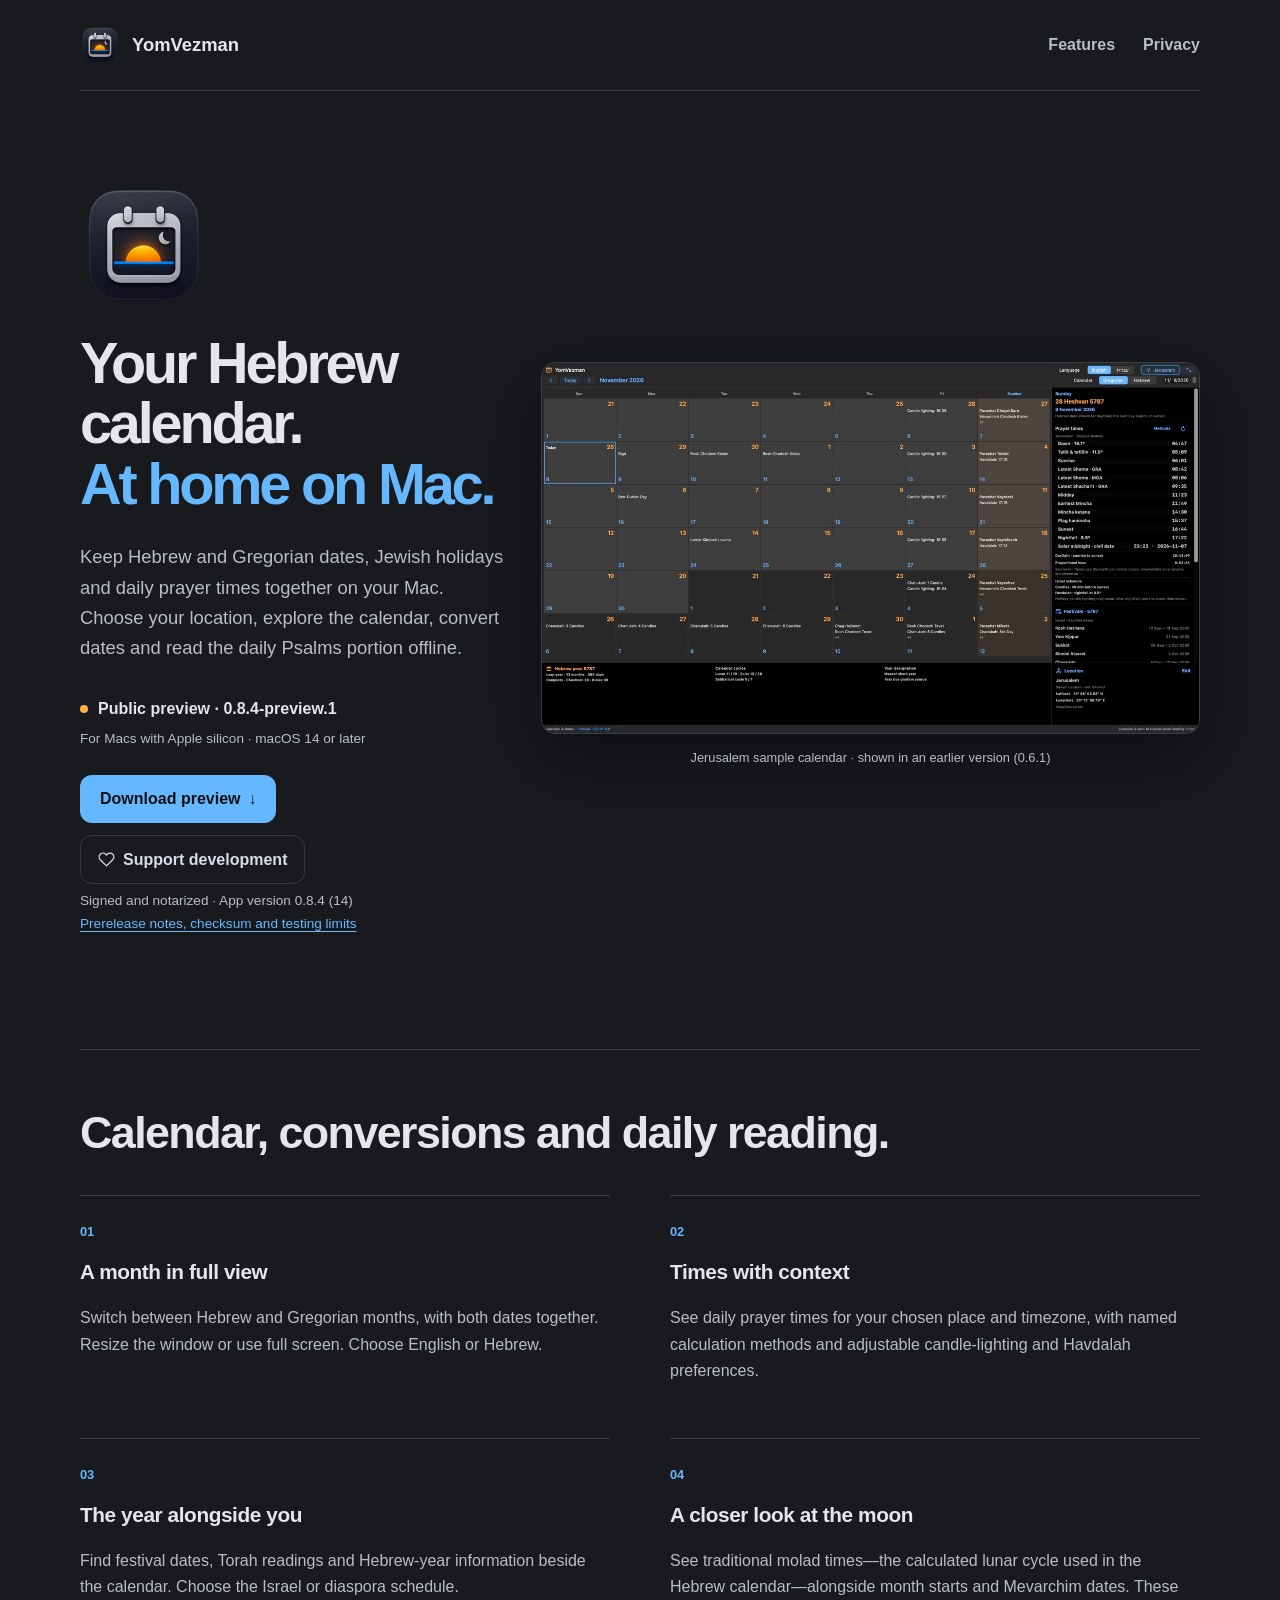
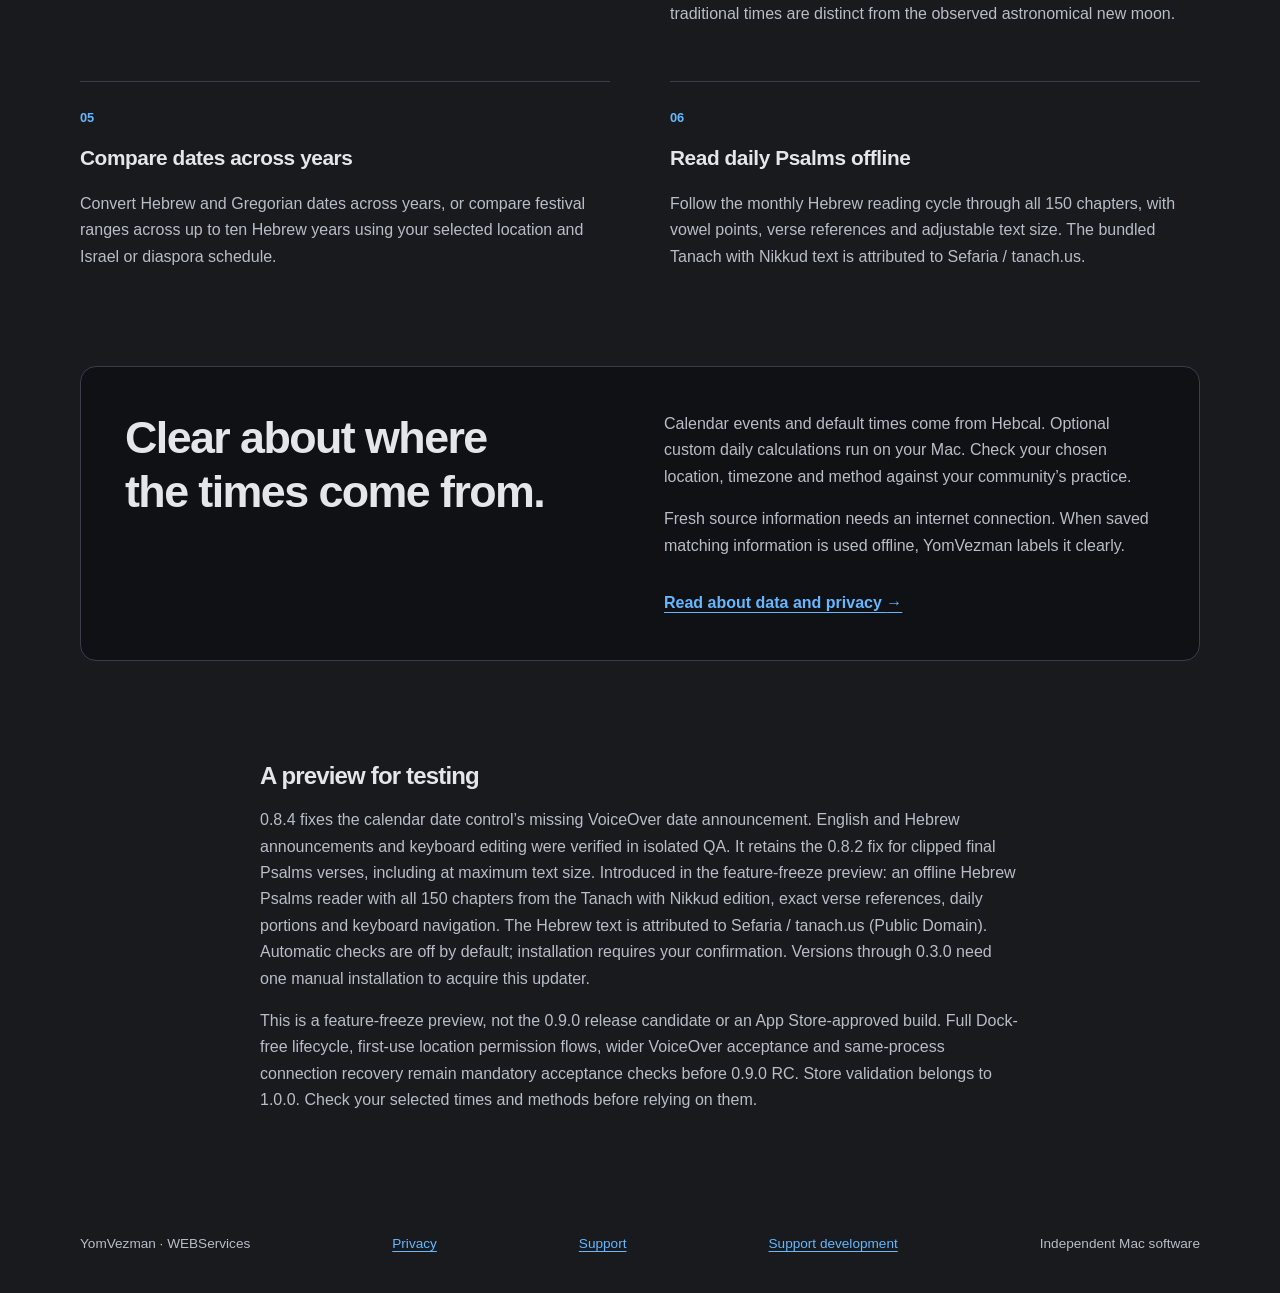
<file: index.html>
<!doctype html>
<html lang="en">
<head>
  <meta charset="utf-8">
  <meta name="viewport" content="width=device-width, initial-scale=1">
  <meta name="description" content="YomVezman brings Hebrew dates, festivals and daily prayer times together in a spacious native Mac calendar.">
  <meta name="theme-color" content="#181a1e">
  <title>YomVezman — Hebrew calendar for Mac</title>
  <link rel="icon" type="image/png" href="assets/app-icon-256.png">
  <link rel="stylesheet" href="styles.css?v=0.9.69">
</head>
<body>
  <a class="skip" href="#main">Skip to content</a>
  <header class="site-header wrap">
    <a class="brand" href="./" aria-label="YomVezman home"><img src="assets/app-icon-256.png" alt="" width="40" height="40">YomVezman</a>
    <nav aria-label="Main navigation"><a href="#features">Features</a><a href="privacy.html">Privacy</a></nav>
  </header>
  <main id="main">
    <section class="hero wrap" aria-labelledby="hero-title">
      <div class="hero-copy">
        <img class="hero-icon" src="assets/app-icon-256.png" alt="YomVezman app icon" width="128" height="128">
        <h1 id="hero-title">Your Hebrew calendar.<br><span>At home on Mac.</span></h1>
        <p class="intro">Keep Hebrew and Gregorian dates, Jewish holidays and daily prayer times together on your Mac. Choose your location, explore the calendar, convert dates and read the daily Psalms portion offline.</p>
        <div class="release-status"><span class="status-dot" aria-hidden="true"></span>Public preview · 0.8.4-preview.1</div>
        <p class="small">For Macs with Apple silicon · macOS 14 or later</p>
        <div class="hero-actions">
          <a class="download-button" href="https://github.com/WEBServices-ORG/yomvezman-releases/releases/download/v0.8.4-preview.1/YomVezman-0.8.4-14-arm64.dmg">Download preview <span aria-hidden="true">↓</span></a>
          <a class="support-button" href="https://www.paypal.com/ncp/payment/VRVYW4BB3CH3L" target="_blank" rel="noopener noreferrer"><svg viewBox="0 0 24 24" fill="none" aria-hidden="true"><path d="M20.8 4.6a5.5 5.5 0 0 0-7.8 0L12 5.6l-1-1a5.5 5.5 0 0 0-7.8 7.8l1 1L12 21l7.8-7.6 1-1a5.5 5.5 0 0 0 0-7.8Z" stroke="currentColor" stroke-width="1.8" stroke-linecap="round" stroke-linejoin="round"/></svg>Support development</a>
        </div>
        <p class="small">Signed and notarized · App version 0.8.4 (14)<br><a href="https://github.com/WEBServices-ORG/yomvezman-releases/releases/tag/v0.8.4-preview.1">Prerelease notes, checksum and testing limits</a></p>
      </div>
      <figure class="hero-art">
        <div class="product-screenshot">
          <img src="assets/yomvezman-0.6.1-calendar-720p.jpg" alt="YomVezman full-screen calendar showing November 2026, Hebrew dates, Jerusalem prayer times and aligned year and location panels." width="1280" height="720" fetchpriority="high">
        </div>
        <figcaption class="screenshot-caption">Jerusalem sample calendar · shown in an earlier version (0.6.1)</figcaption>
      </figure>
    </section>
    <section class="feature-section wrap" id="features" aria-labelledby="features-title">
      <h2 id="features-title">Calendar, conversions and daily reading.</h2>
      <div class="features">
        <article><span class="number">01</span><h3>A month in full view</h3><p>Switch between Hebrew and Gregorian months, with both dates together. Resize the window or use full screen. Choose English or Hebrew.</p></article>
        <article><span class="number">02</span><h3>Times with context</h3><p>See daily prayer times for your chosen place and timezone, with named calculation methods and adjustable candle-lighting and Havdalah preferences.</p></article>
        <article><span class="number">03</span><h3>The year alongside you</h3><p>Find festival dates, Torah readings and Hebrew-year information beside the calendar. Choose the Israel or diaspora schedule.</p></article>
        <article><span class="number">04</span><h3>A closer look at the moon</h3><p>See traditional molad times—the calculated lunar cycle used in the Hebrew calendar—alongside month starts and Mevarchim dates. These traditional times are distinct from the observed astronomical new moon.</p></article>
        <article><span class="number">05</span><h3>Compare dates across years</h3><p>Convert Hebrew and Gregorian dates across years, or compare festival ranges across up to ten Hebrew years using your selected location and Israel or diaspora schedule.</p></article>
        <article><span class="number">06</span><h3>Read daily Psalms offline</h3><p>Follow the monthly Hebrew reading cycle through all 150 chapters, with vowel points, verse references and adjustable text size. The bundled Tanach with Nikkud text is attributed to Sefaria / tanach.us.</p></article>
      </div>
    </section>
    <section class="quiet-panel wrap" aria-labelledby="place-title">
      <div><h2 id="place-title">Clear about where<br>the times come from.</h2></div>
      <div><p>Calendar events and default times come from Hebcal. Optional custom daily calculations run on your Mac. Check your chosen location, timezone and method against your community’s practice.</p><p>Fresh source information needs an internet connection. When saved matching information is used offline, YomVezman labels it clearly.</p><a class="text-link" href="privacy.html">Read about data and privacy <span aria-hidden="true">→</span></a></div>
    </section>
    <section class="wrap prose" aria-labelledby="preview-title"><h2 id="preview-title">A preview for testing</h2><p>0.8.4 fixes the calendar date control’s missing VoiceOver date announcement. English and Hebrew announcements and keyboard editing were verified in isolated QA. It retains the 0.8.2 fix for clipped final Psalms verses, including at maximum text size. Introduced in the feature-freeze preview: an offline Hebrew Psalms reader with all 150 chapters from the Tanach with Nikkud edition, exact verse references, daily portions and keyboard navigation. The Hebrew text is attributed to Sefaria / tanach.us (Public Domain). Automatic checks are off by default; installation requires your confirmation. Versions through 0.3.0 need one manual installation to acquire this updater.</p><p>This is a feature-freeze preview, not the 0.9.0 release candidate or an App Store-approved build. Full Dock-free lifecycle, first-use location permission flows, wider VoiceOver acceptance and same-process connection recovery remain mandatory acceptance checks before 0.9.0 RC. Store validation belongs to 1.0.0. Check your selected times and methods before relying on them.</p></section>
  </main>
  <footer class="wrap site-footer"><span>YomVezman · WEBServices</span><a href="privacy.html">Privacy</a><a href="mailto:beacons_mobile_9k@icloud.com">Support</a><a href="https://www.paypal.com/ncp/payment/VRVYW4BB3CH3L" target="_blank" rel="noopener noreferrer">Support development</a><span>Independent Mac software</span></footer>
</body>
</html>
</file>
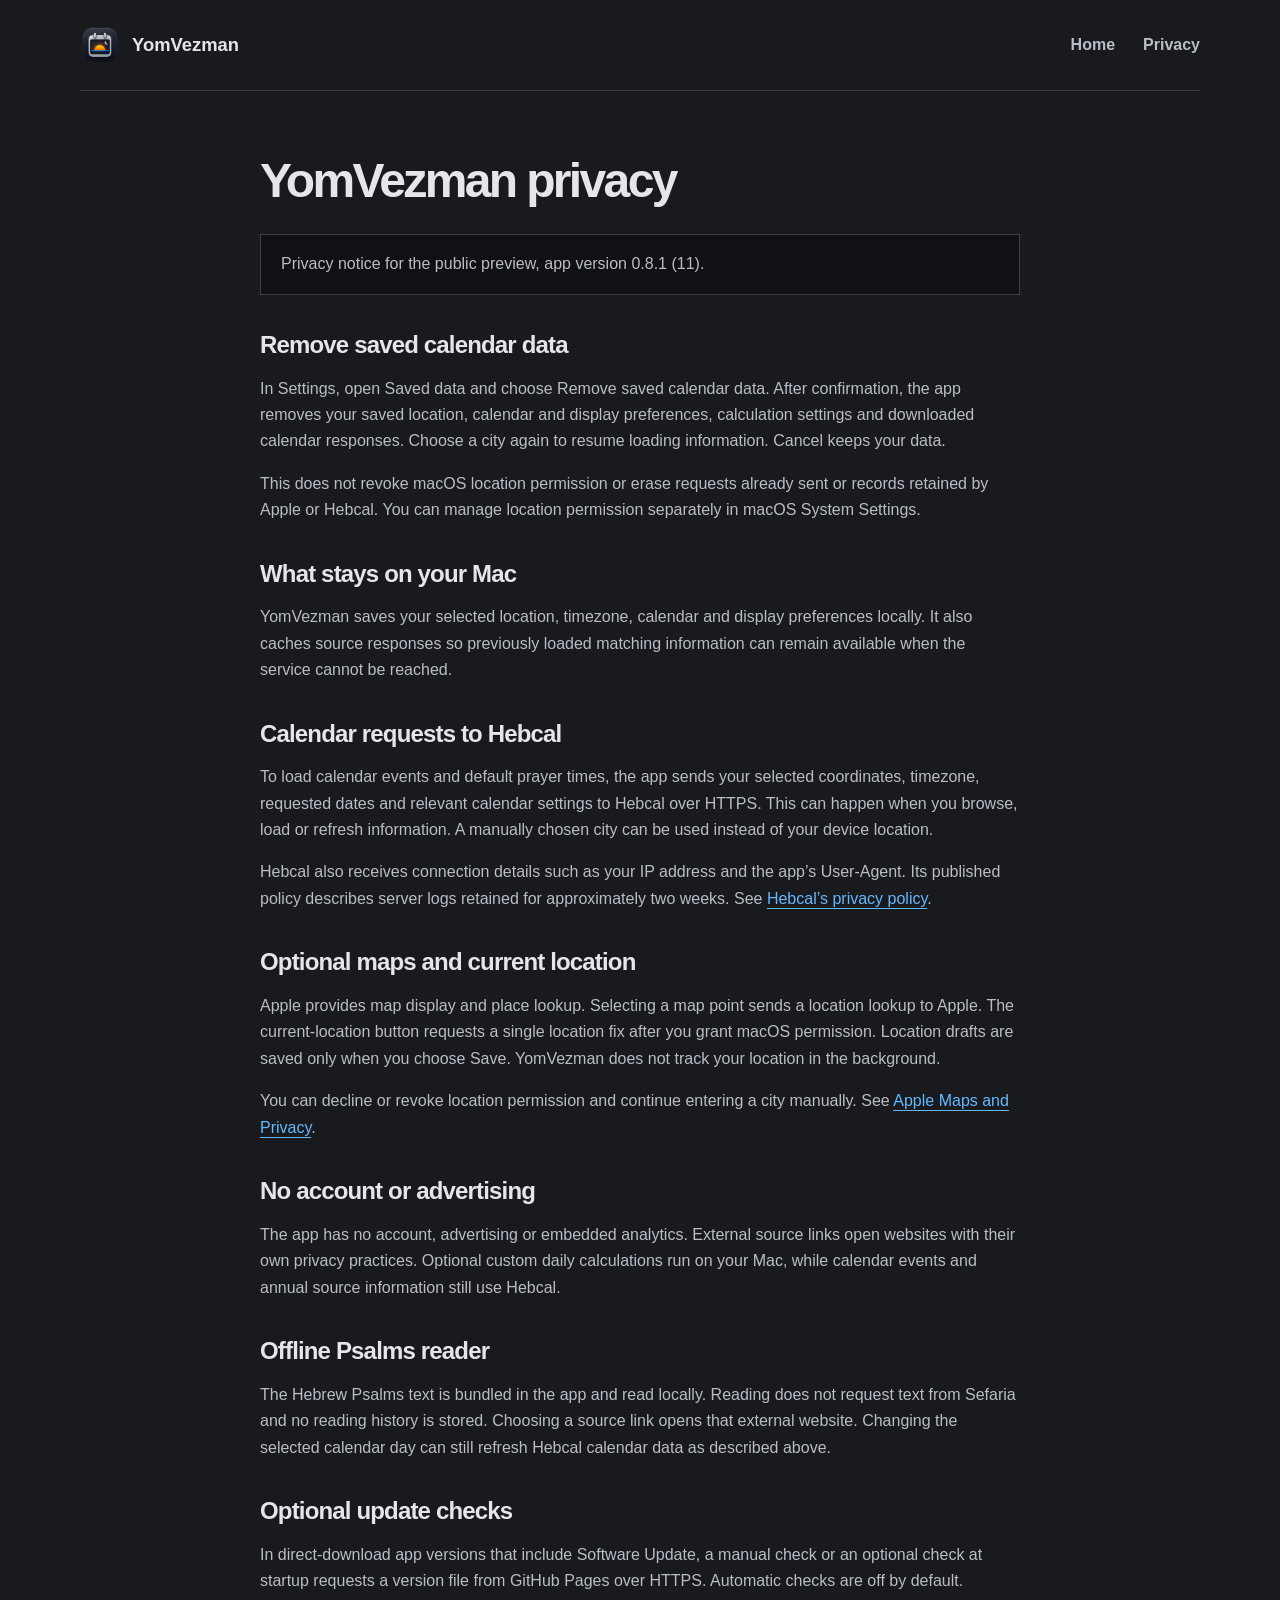
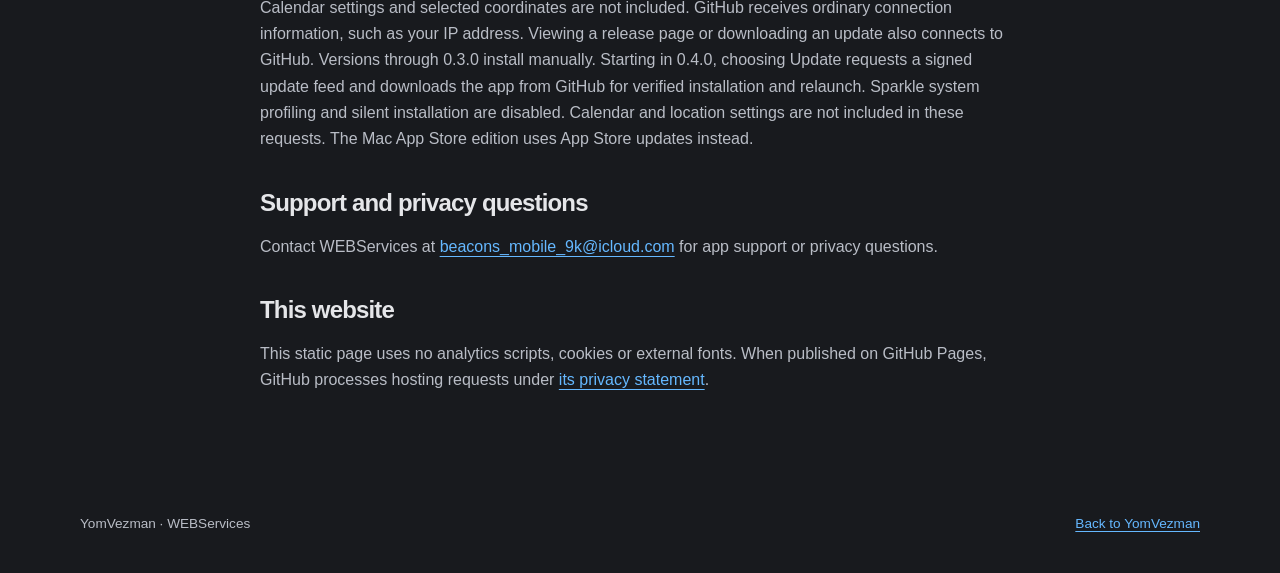
<file: privacy.html>
<!doctype html>
<html lang="en">
<head><meta charset="utf-8"><meta name="viewport" content="width=device-width, initial-scale=1"><meta name="description" content="How YomVezman uses selected locations, calendar preferences and online services."><title>Privacy — YomVezman</title><link rel="icon" type="image/png" href="assets/app-icon-256.png"><link rel="stylesheet" href="styles.css"></head>
<body>
<a class="skip" href="#main">Skip to content</a>
<header class="site-header wrap"><a class="brand" href="./"><img src="assets/app-icon-256.png" alt="" width="40" height="40">YomVezman</a><nav aria-label="Main navigation"><a href="./">Home</a><a href="privacy.html" aria-current="page">Privacy</a></nav></header>
<main id="main" class="wrap prose">
  <h1>YomVezman privacy</h1>
  <p class="notice">Privacy notice for the public preview, app version 0.8.1 (11).</p>
  <h2>Remove saved calendar data</h2><p>In Settings, open Saved data and choose Remove saved calendar data. After confirmation, the app removes your saved location, calendar and display preferences, calculation settings and downloaded calendar responses. Choose a city again to resume loading information. Cancel keeps your data. </p><p>This does not revoke macOS location permission or erase requests already sent or records retained by Apple or Hebcal. You can manage location permission separately in macOS System Settings.</p>
  <h2>What stays on your Mac</h2><p>YomVezman saves your selected location, timezone, calendar and display preferences locally. It also caches source responses so previously loaded matching information can remain available when the service cannot be reached.</p>
  <h2>Calendar requests to Hebcal</h2><p>To load calendar events and default prayer times, the app sends your selected coordinates, timezone, requested dates and relevant calendar settings to Hebcal over HTTPS. This can happen when you browse, load or refresh information. A manually chosen city can be used instead of your device location.</p><p>Hebcal also receives connection details such as your IP address and the app’s User-Agent. Its published policy describes server logs retained for approximately two weeks. See <a href="https://www.hebcal.com/home/privacy-policy">Hebcal’s privacy policy</a>.</p>
  <h2>Optional maps and current location</h2><p>Apple provides map display and place lookup. Selecting a map point sends a location lookup to Apple. The current-location button requests a single location fix after you grant macOS permission. Location drafts are saved only when you choose Save. YomVezman does not track your location in the background.</p><p>You can decline or revoke location permission and continue entering a city manually. See <a href="https://www.apple.com/legal/privacy/data/en/apple-maps/">Apple Maps and Privacy</a>.</p>
  <h2>No account or advertising</h2><p>The app has no account, advertising or embedded analytics. External source links open websites with their own privacy practices. Optional custom daily calculations run on your Mac, while calendar events and annual source information still use Hebcal.</p>
  <h2>Offline Psalms reader</h2><p>The Hebrew Psalms text is bundled in the app and read locally. Reading does not request text from Sefaria and no reading history is stored. Choosing a source link opens that external website. Changing the selected calendar day can still refresh Hebcal calendar data as described above.</p>
  <h2>Optional update checks</h2><p>In direct-download app versions that include Software Update, a manual check or an optional check at startup requests a version file from GitHub Pages over HTTPS. Automatic checks are off by default. Calendar settings and selected coordinates are not included. GitHub receives ordinary connection information, such as your IP address. Viewing a release page or downloading an update also connects to GitHub. Versions through 0.3.0 install manually. Starting in 0.4.0, choosing Update requests a signed update feed and downloads the app from GitHub for verified installation and relaunch. Sparkle system profiling and silent installation are disabled. Calendar and location settings are not included in these requests. The Mac App Store edition uses App Store updates instead.</p>
  <h2>Support and privacy questions</h2><p>Contact WEBServices at <a href="mailto:beacons_mobile_9k@icloud.com">beacons_mobile_9k@icloud.com</a> for app support or privacy questions.</p>
  <h2>This website</h2><p>This static page uses no analytics scripts, cookies or external fonts. When published on GitHub Pages, GitHub processes hosting requests under <a href="https://docs.github.com/en/site-policy/privacy-policies/github-general-privacy-statement">its privacy statement</a>.</p>
</main>
<footer class="wrap site-footer"><span>YomVezman · WEBServices</span><a href="./">Back to YomVezman</a></footer>
</body></html>
</file>
<file: styles.css>
:root{color-scheme:dark;--bg:#181a1e;--panel:#101114;--text:#e5e6e9;--muted:#b9bdc6;--line:#393e47;--blue:#65b8ff;--amber:#ffb044}
*{box-sizing:border-box}html{scroll-behavior:smooth;scroll-padding-top:2rem}body{margin:0;background:var(--bg);color:var(--text);font-family:-apple-system,BlinkMacSystemFont,"Segoe UI",sans-serif;line-height:1.65}a{color:var(--blue);text-underline-offset:.22em}a:hover{color:#a9d7ff}a:focus-visible{outline:3px solid var(--amber);outline-offset:6px;border-radius:3px}.wrap{width:min(1120px,calc(100% - 64px));margin-inline:auto}.skip{position:absolute;top:-100px;left:20px;padding:10px 16px;background:var(--panel);z-index:10}.skip:focus{top:12px}.site-header{display:flex;align-items:center;justify-content:space-between;padding-block:25px;border-bottom:1px solid var(--line);gap:24px}.brand{display:flex;align-items:center;gap:12px;font-size:1.15rem;font-weight:750;color:var(--text);text-decoration:none}.brand img{display:block}nav{display:flex;gap:28px}nav a{color:var(--muted);text-decoration:none;font-weight:600}.hero{display:grid;grid-template-columns:.85fr 1.3fr;align-items:center;gap:30px;padding-block:90px 100px}h1{font-size:clamp(3rem,4.5vw,4.3rem);line-height:1.05;letter-spacing:-.055em;margin:0 0 28px;font-weight:750}h1 span{color:var(--blue)}.intro{font-size:1.15rem;max-width:34rem;color:var(--muted)}.hero-art img{display:block;width:100%;height:auto}.release-status{display:flex;align-items:center;gap:10px;font-weight:650;margin-top:32px}.status-dot{width:8px;height:8px;border-radius:50%;background:var(--amber);flex:none}.small{font-size:.85rem;color:var(--muted);margin-top:6px}.text-link{display:inline-block;margin-top:15px;font-weight:650}.feature-section{padding-block:56px 80px;border-top:1px solid var(--line)}h2{font-size:clamp(2rem,3.5vw,3rem);line-height:1.2;letter-spacing:-.035em;margin:0 0 36px}.features{display:grid;grid-template-columns:repeat(2,minmax(0,1fr));gap:38px 60px}.features article{border-top:1px solid var(--line);padding-top:22px}.number{font-size:.8rem;color:var(--blue);font-variant-numeric:tabular-nums;font-weight:700}h3{font-size:1.3rem;margin:10px 0 12px;letter-spacing:-.02em}.features p,.quiet-panel p,.prose p,.prose li{color:var(--muted)}.quiet-panel{display:grid;grid-template-columns:1fr 1fr;gap:48px;background:var(--panel);padding:44px;border:1px solid var(--line);border-radius:16px}.quiet-panel h2{margin-bottom:0}.quiet-panel p:first-child{margin-top:0}.site-footer{display:flex;flex-wrap:wrap;gap:24px;justify-content:space-between;padding-block:38px;color:var(--muted);font-size:.85rem}.prose{max-width:760px;padding-block:65px}.prose h1{font-size:3rem}.prose h2{font-size:1.5rem;margin-top:36px;margin-bottom:14px}.notice{padding:16px 20px;border:1px solid var(--line);background:var(--panel)}
@media(max-width:720px){.wrap{width:calc(100% - 36px)}.site-header{gap:12px;flex-wrap:wrap}nav{gap:16px;flex-wrap:wrap}.hero{grid-template-columns:1fr;padding-block:54px;gap:24px}.hero-art{grid-row:auto;max-width:none;margin:0}.hero-copy{text-align:left}h1{font-size:clamp(2.35rem,8vw,3.5rem)}.features{grid-template-columns:1fr;gap:24px}.quiet-panel{grid-template-columns:1fr;padding:28px;gap:20px}.feature-section{padding-block:44px}.site-footer{gap:15px}.prose h1{font-size:2.5rem}}
@media(prefers-reduced-motion:reduce){html{scroll-behavior:auto}}

.hero-actions{display:flex;flex-direction:column;align-items:flex-start;gap:12px;margin-top:24px}
.hero-actions>a{min-width:0;flex:none;text-align:center;line-height:1.35}
@media(max-width:420px){.hero-actions{gap:10px}.hero-actions>a{font-size:.875rem;padding:12px 8px}}
.download-button,.support-button{display:inline-flex;align-items:center;justify-content:center;gap:8px;min-height:48px;text-decoration:none;font-weight:650;border-radius:12px}
.download-button{padding:13px 20px;background:var(--blue);color:#101114}
.download-button:hover{background:#a9d7ff;color:#101114}
.support-button{padding:13px 17px;border:1px solid #343944;color:#d9dde5;transition:border-color .18s ease,color .18s ease,transform .18s ease}
.support-button:hover{border-color:#596273;color:white;transform:translateY(-1px)}
.support-button svg{width:17px;height:17px;flex:none}
@media(prefers-reduced-motion:reduce){.support-button{transition:none}.support-button:hover{transform:none}}

.hero-icon{display:block;width:128px;height:128px;margin-bottom:24px}
.hero-art{min-width:0;margin:0}
.product-screenshot{display:block;overflow:hidden;border:1px solid var(--line);border-radius:14px;box-shadow:0 24px 70px rgba(0,0,0,.45)}
.product-screenshot img{display:block;width:100%;height:auto}
.screenshot-caption{margin-top:14px;text-align:center;color:var(--muted);font-size:.8rem;line-height:1.5}
@media(max-width:980px){.hero{grid-template-columns:1fr}.hero-art{width:100%}.hero-icon{width:96px;height:96px}}
</file>
